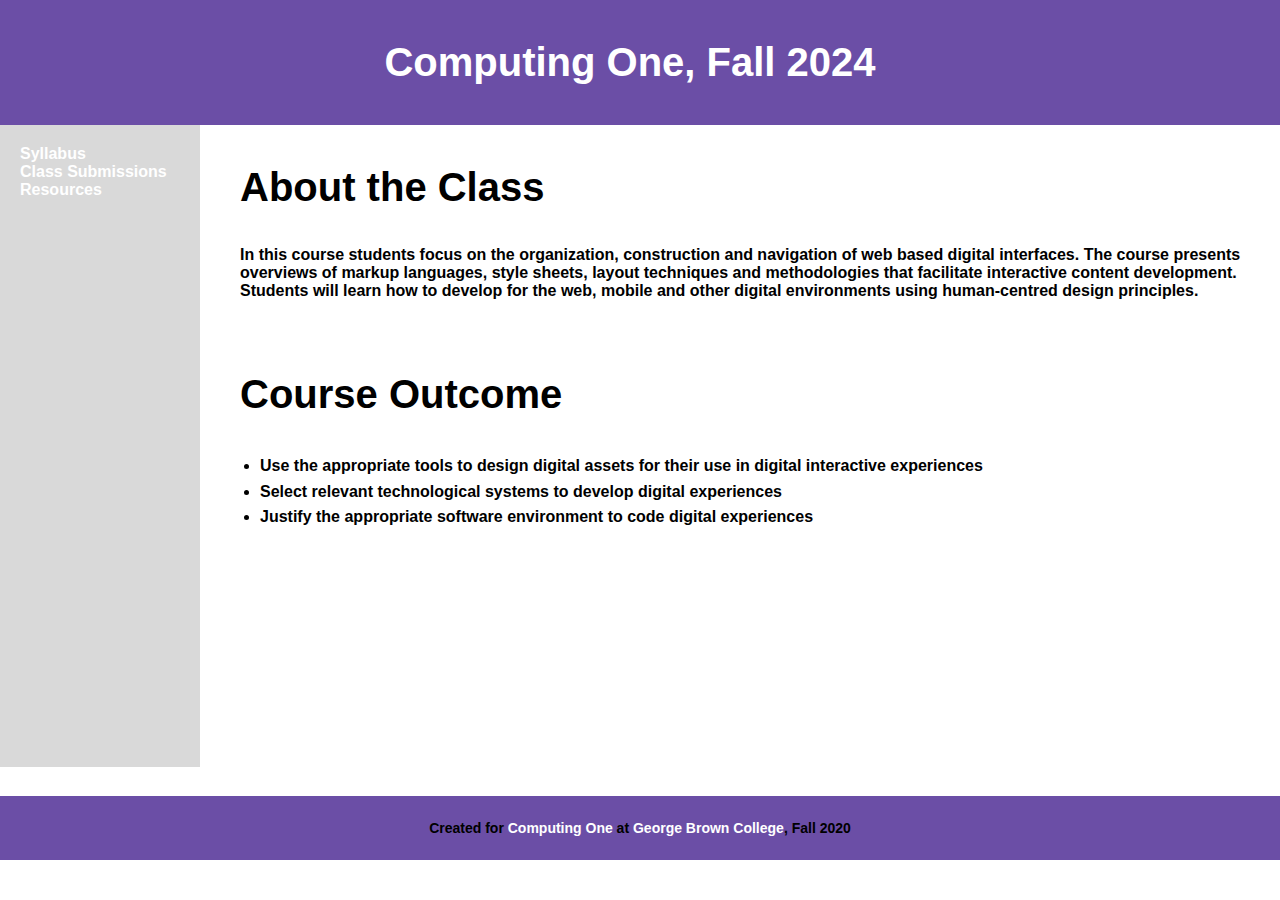
<file: Assignment one/index.html>
<!DOCTYPE html>
<head>
	<title>CSS Layout Exercise</title>
	<link rel="stylesheet" type="text/css" href="css/styles.css">
</head>

<body>
	<div class="header">
		<h1>Computing One, Fall 2024</h1>
	</div>

	<div class="navigation">
		<a href="https://docs.google.com/document/d/1Eed9On7QbC6mw-JTWrd3ZVF1dLmCAOVtAYf3ogb40YY/edit" target="blank">Syllabus</a><br>
		<a href="https://bb-gbc.blackboard.com/webapps/discussionboard/do/conference?toggle_mode=read&action=list_forums&course_id=_189744_1&nav=discussion_board_entry&mode=view" target="blank">Class Submissions</a><br>
		<a href="https://bb-gbc.blackboard.com/webapps/blackboard/execute/content/blankPage?cmd=view&content_id=_5498738_1&course_id=_189744_1&mode=reset" target="blank">Resources</a><br>
	</div>

	<div class="content">
		<h1>About the Class</h1>
		<p> In this course students focus on the organization, construction and navigation of web based digital interfaces. The course presents overviews of markup languages, style sheets, layout techniques and methodologies that facilitate interactive content development. Students will learn how to develop for the web, mobile and other digital environments using human-centred design principles.</p>
<br><br>
		<h1>Course Outcome</h1>
		<ul>
			<li>Use the appropriate tools to design digital assets for their use in digital interactive experiences</li>
			<li>Select relevant technological systems to develop digital experiences</li>
			<li>Justify the appropriate software environment to code digital experiences</li>

		</ul>
	</div>

	<div class="footer">
		<p>Created for <a href="https://drive.google.com/open?id=1Eed9On7QbC6mw-JTWrd3ZVF1dLmCAOVtAYf3ogb40YY">Computing One</a> at <a href="https://www.georgebrown.ca/"> George Brown College</a>, Fall 2020</p>
	</div>

</body>
</file>
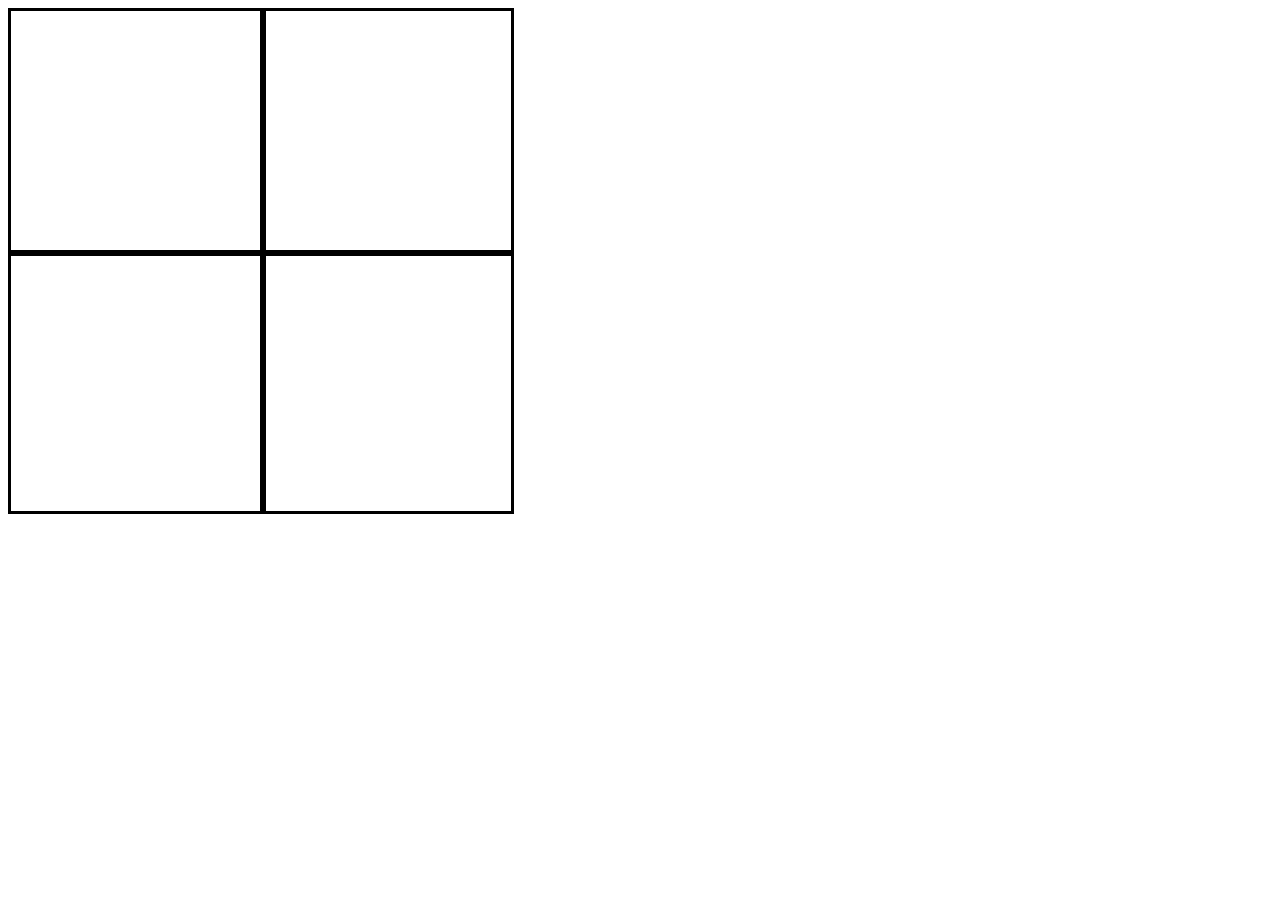
<file: Assignment two/index.html>
<!DOCTYPE html>
<head>
	<link rel="stylesheet" type="text/css" href="css/style.css">
</head>

<body>

	<div class="outerrect" onclick="checkLocation(event)">

		<div class="innerrect" id="topleft"></div>
		<div class="innerrect" id="topright"></div>
		<div class="innerrect" id="bottomleft"></div>
		<div class="innerrect" id="bottomright"></div>

		<div class="vertdivide"></div>
		<div class="horizdivide"></div>

	</div>

	<script>
function checkLocation(event) {
    // Get the clicked location's coordinates
    const x = event.offsetX;
    const y = event.offsetY;

    // Determine which quadrant was clicked based on x and y
    let clickedId = "";
    if (x < 250 && y < 250) {
        clickedId = "topleft";
    } else if (x >= 250 && y < 250) {
        clickedId = "topright";
    } else if (x < 250 && y >= 250) {
        clickedId = "bottomleft";
    } else {
        clickedId = "bottomright";
    }

    // Toggle the display of the respective innerrect
    const square = document.getElementById(clickedId);
    if (square.style.display === "none" || square.style.display === "") {
        square.style.display = "block"; // Show the square
    } else {
        square.style.display = "none"; // Hide the square
    }
}
	</script>
</body>
</file>
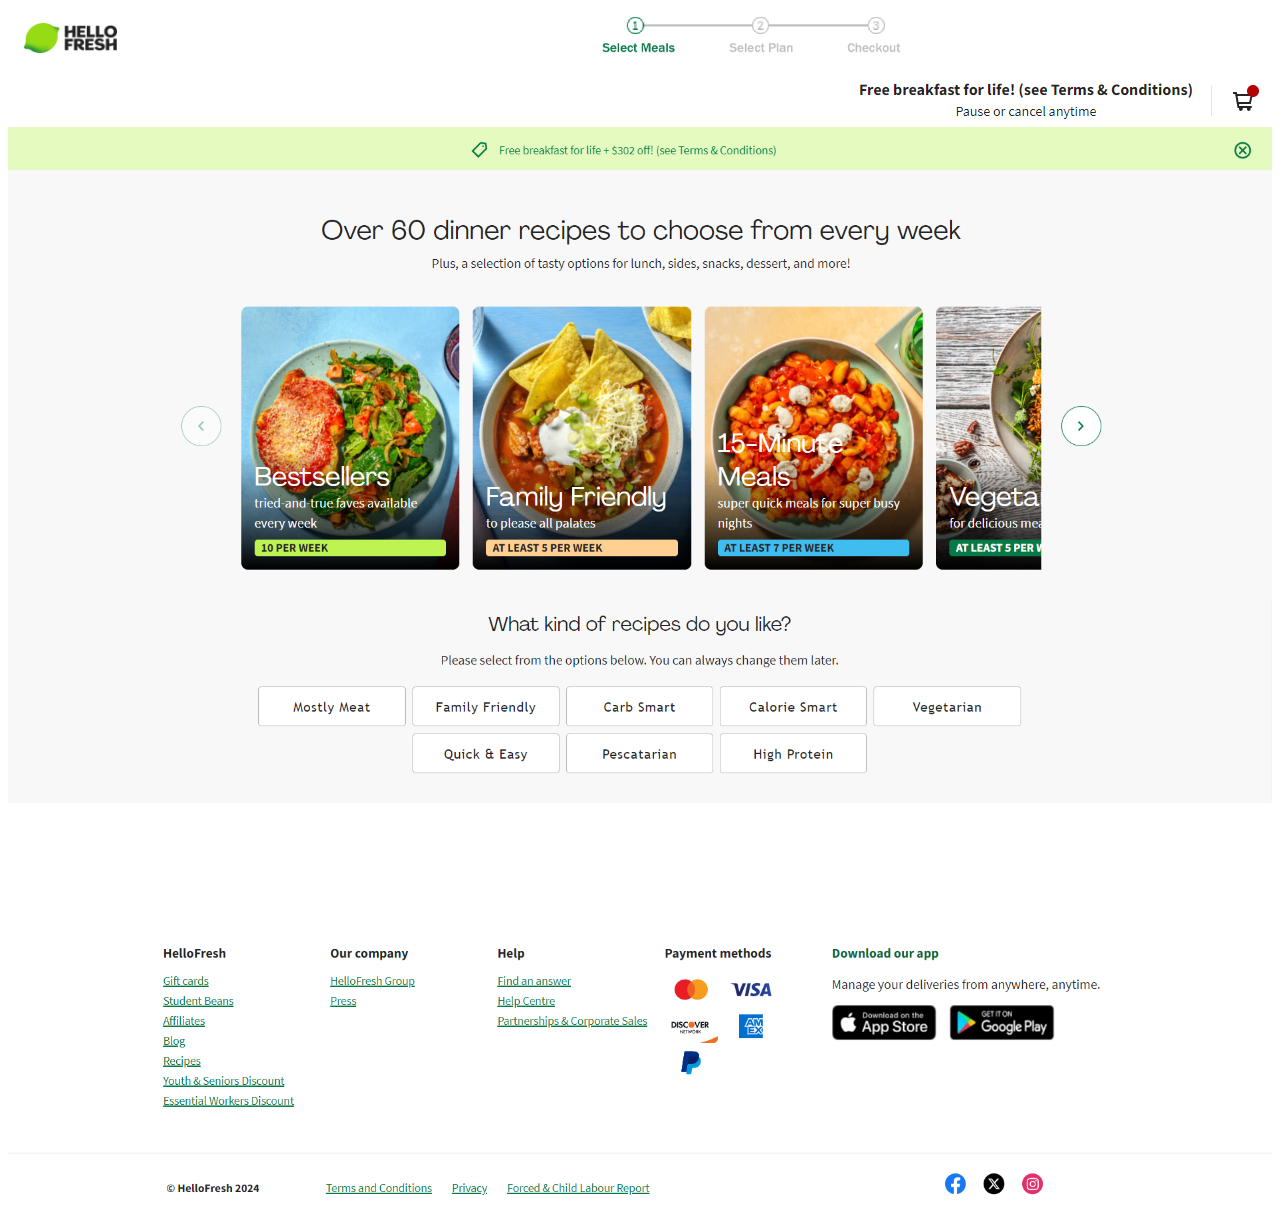
<file: Task1/index.html>
<!DOCTYPE html>
<html>
<head>
	<meta charset="utf-8">
	<meta name="viewport" content="width=device-width, initial-scale=1">
	<title> hellofreash.ca</title>
	<link rel="stylesheet" type="text/css" href="css/style.css">
</head>
<body>

<img id="logo" src="images/logo.png">
<img id="numbers" src="images/numbers.png">
<img id="cart" src="images/cart.png">
<img id="advertisement" src="images/advertisement.png">
<img id="food1" src="images/food1.png">
<img id="food2" src="images/food2.png">
<img id="lastbar" src="images/lastbar.png">




</body>
</html>
</file>
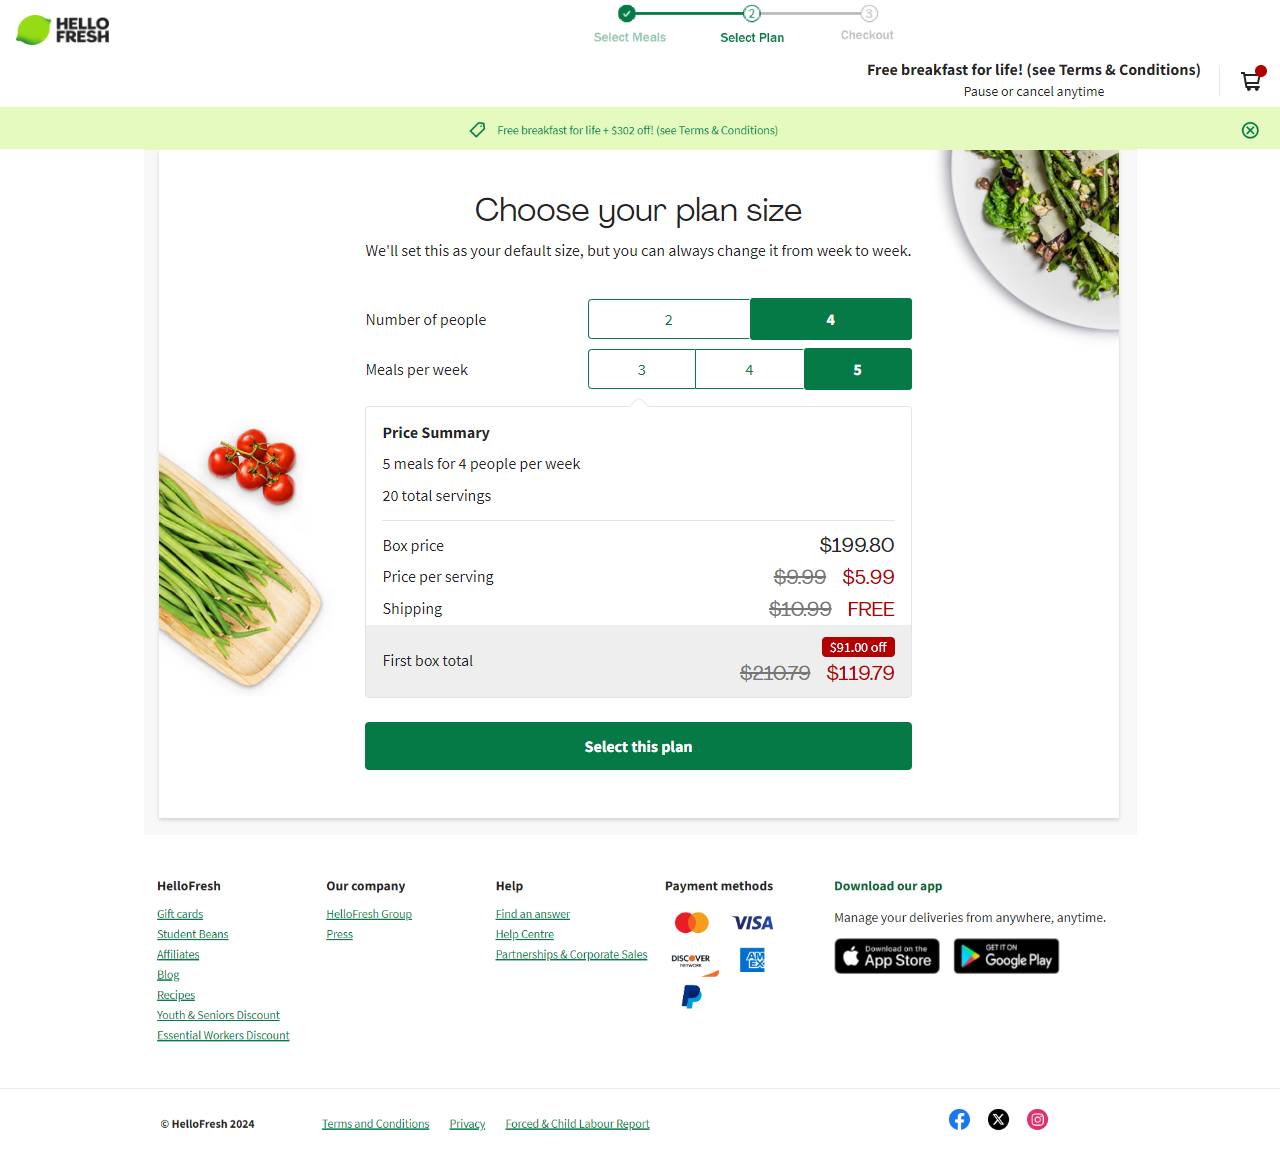
<file: Task2/index.html>
<!DOCTYPE html>
<html>
<head>
	<meta charset="utf-8">
	<meta name="viewport" content="width=device-width, initial-scale=1">
	<title>hellofresh.ca</title>
	<link rel="stylesheet" type="text/css" href="css/style.css">
</head>
<body>
<img id="logo" src="images/logo.png">
<img id="numbers" src="images/numbers.png">
<img id="cart" src="images/cart.png">
<img id="advertisement" src="images/advertisement.png">
<img id="main" src="images/main.png">
<img id="lastbar" src="images/lastbar.png">
</body>
</html>
</file>
<file: Assignment one/css/styles.css>
body {
	margin: 0;
	font-family:  Arial, sans-serif;
	color: black;
	font-weight: bold;
}

h1 {
	margin: 0;
	padding: 20px;
	font-size: 40px;
	margin-left: 0px;
	padding-left: 0;
}

a {
	color: white;
    margin-bottom: 10px;
    text-decoration: none;
}

a:hover {
	color: black;
}

p {
	color: black;
}

ul {
	padding-left: 20px;
    line-height: 1.6;
}

.header {
	background-color: #6B4EA6;
	color: white;
	text-align: center;
	padding: 20px;
}

.navigation {
	background-color: #D9D9D9; /* Light grey */
    width: 200px;
    position: absolute;
    top: 125px;
    bottom: 133px;
    padding: 20px;
    box-sizing: border-box;
}

.content {
	margin-left: 220px; /* Adjust based on sidebar width */
    padding: 20px;
    box-sizing: border-box;
    padding-bottom: 250px;
}

.footer {
	background-color:#6B4EA6;
	color: white;
	text-align: center;
	padding: 10px;
	font-size:14px;
}
</file>
<file: Assignment two/css/style.css>
.outerrect {
	width: 500px;
	height: 500px;
	border: solid;
	border-width: 3;
	border-color: black;
}

.vertdivide {
	width: 0px;
	height: 497px;
	border: solid;
	border-width: 1;
	border-color: black;
	position:absolute;
	left: 260px;
	top:10px;
}

.horizdivide {
	width: 497px;
	height: 0px;
	border: solid;
	border-width: 1;
	border-color: black;
	position:absolute;
	top: 250px;
}

.innerrect {
	width:250px;
	background-color: blue;
	/*opacity: 0;*/
	display: none;
}

#topleft {
	/*display:block;*/
	/*opacity: 1;*/
	height:240px;
	left:1px;
	top:1px;
}

#topright {
	/*display:block;*/
	/*opacity: 1;*/
	height:240px;
	position:absolute;
	top:11px;
	left:264px;
}

#bottomright {
	/*display:block;*/
	/*opacity: 1;*/
	height:260px;
	position:absolute;
	top:254px;
	left:264px;
}

#bottomleft {
	/*	display:block;*/
	/*opacity: 1;*/
	height:260px;
	position:absolute;
	top:254px;
	left:11px;
}
</file>
<file: Task1/css/style.css>
#logo {
	padding: 0px;
	border: 0px;
	margin: 0px;
	display: inline-block;
	float: left;
}
#numbers {
	width: 300px;
	display: inline-block;
  	margin-left: 430px;
 	margin-right: auto;
	text-align: center;
}
#advertisement {
	display: inline-block;
	padding: 0px;
	border: 0px;
	margin: 0px;
	float: left;
	width: 100%;
}
#cart {
	padding: 0px;
	border: 0px;
	margin: 0px;
	display: inline-block;
	float: right;
}
#food1 {
	display: block;
	margin-left: auto;
	margin-right: auto;
	width: 100%;
}
#food2 {
	display: block;
	margin-left: auto;
	margin-right: auto;
	margin-bottom: 100px;
	width: 100%;
}
#lastbar {
	width: 100%;
	display: block;
	margin-left: auto;
	margin-right: auto;
body {
	padding: 0px;
	border: 0px;
	margin: 0px;
}
</file>
<file: Task2/css/style.css>
#logo {
	padding: 0px;
	border: 0px;
	margin: 0px;
	display: inline-block;
	float: left;
}
#numbers {
	width: 300px;
	display: inline-block;
  	margin-left: 430px;
 	margin-right: auto;
	text-align: center;
}

#advertisement {
	display: inline-block;
	padding: 0px;
	border: 0px;
	margin: 0px;
	float: left;
	width: 100%;
}
#cart {
	padding: 0px;
	border: 0px;
	margin: 0px;
	display: inline-block;
	float: right;
}
#main {
	display: block;
	margin-left: auto;
	margin-right: auto;
}
#lastbar {
	width: 100%;
	display: block;
	margin-left: auto;
	margin-right: auto;
	

}
body {
	padding: 0px;
	border: 0px;
	margin: 0px;
}
</file>
